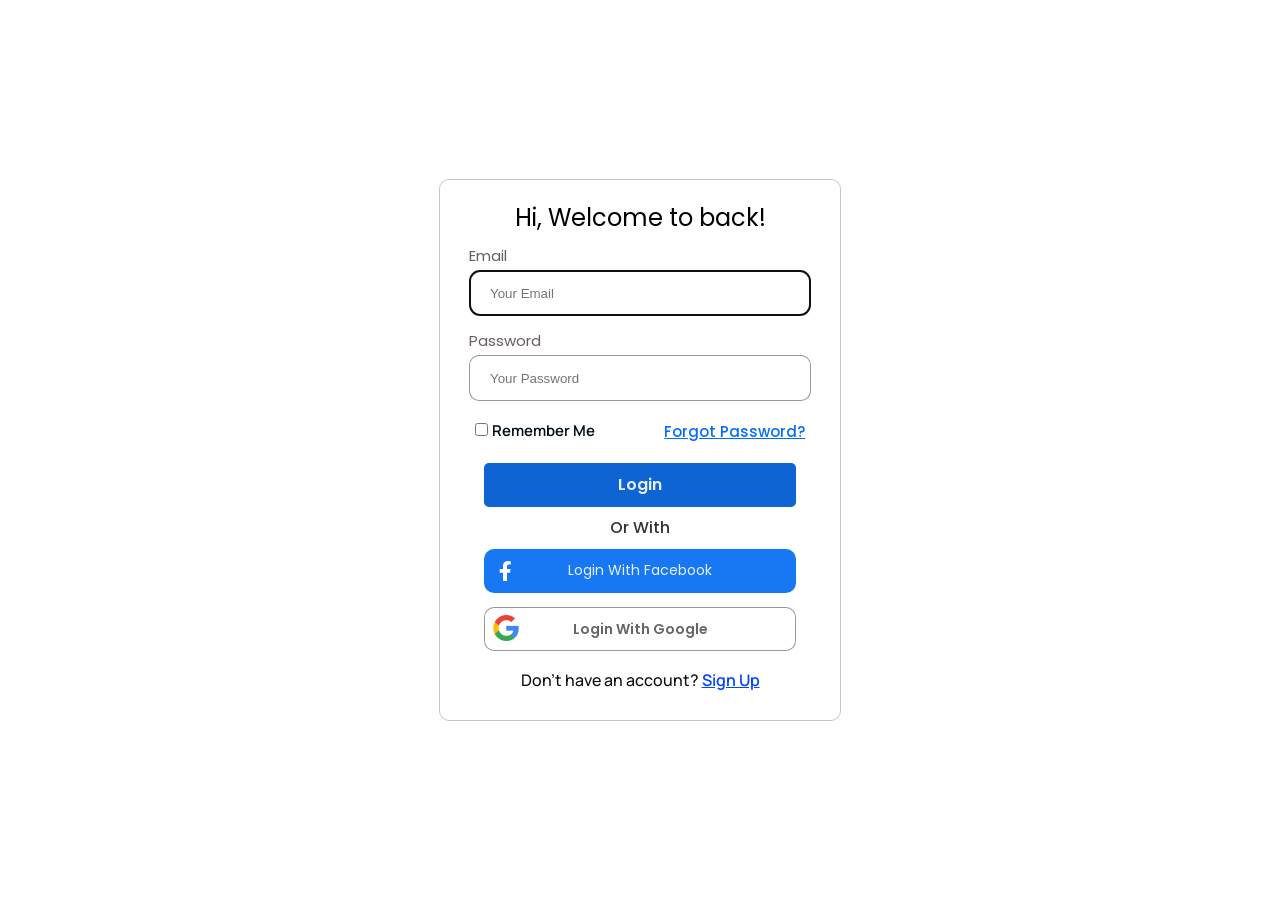
<file: login/index.html>
<!DOCTYPE html>
<html lang="pt-br">
<head>
    <meta charset="UTF-8">
    <meta http-equiv="X-UA-Compatible" content="IE=edge">
    <meta name="viewport" content="width=device-width, initial-scale=1.0">
    <title>Login</title>
    <link rel="stylesheet" href="style.css">
</head>
<body>
    <form>
        <h1>Hi, Welcome to back!</h1>
        <div class="content-1">
            <div class="input">
                <label for="email">Email</label>
                <input type="email" name="email" id="email" class="email" placeholder="Your Email" required autofocus>
            </div>
            <div class="input">
                <label for="password">Password</label>
                <input type="password" name="password" id="password" class="password" placeholder="Your Password" required>
            </div>
            <div class="others">
                <div>
                    <input type="checkbox" name="remember" id="remember" class="remember">
                    <label for="remember">Remember Me</label>
                </div>
                <a href="#">Forgot Password?</a>
            </div>
            <button type="submit" id="button-login" class="button-login">Login</button>
        </div>
        <h2>Or With</h2>
        <div class="content-2">
            <button id="login-facebook" class="login-facebook"><i class="icon-facebook"></i>Login With Facebook</button>
            <button id="login-google" class="login-google"><i class="icon-google"></i>Login With Google</button>
        </div>
        <p>Don't have an account? <a href="#">Sign Up</a></p>
    </form>
</body>
</html>
</file>
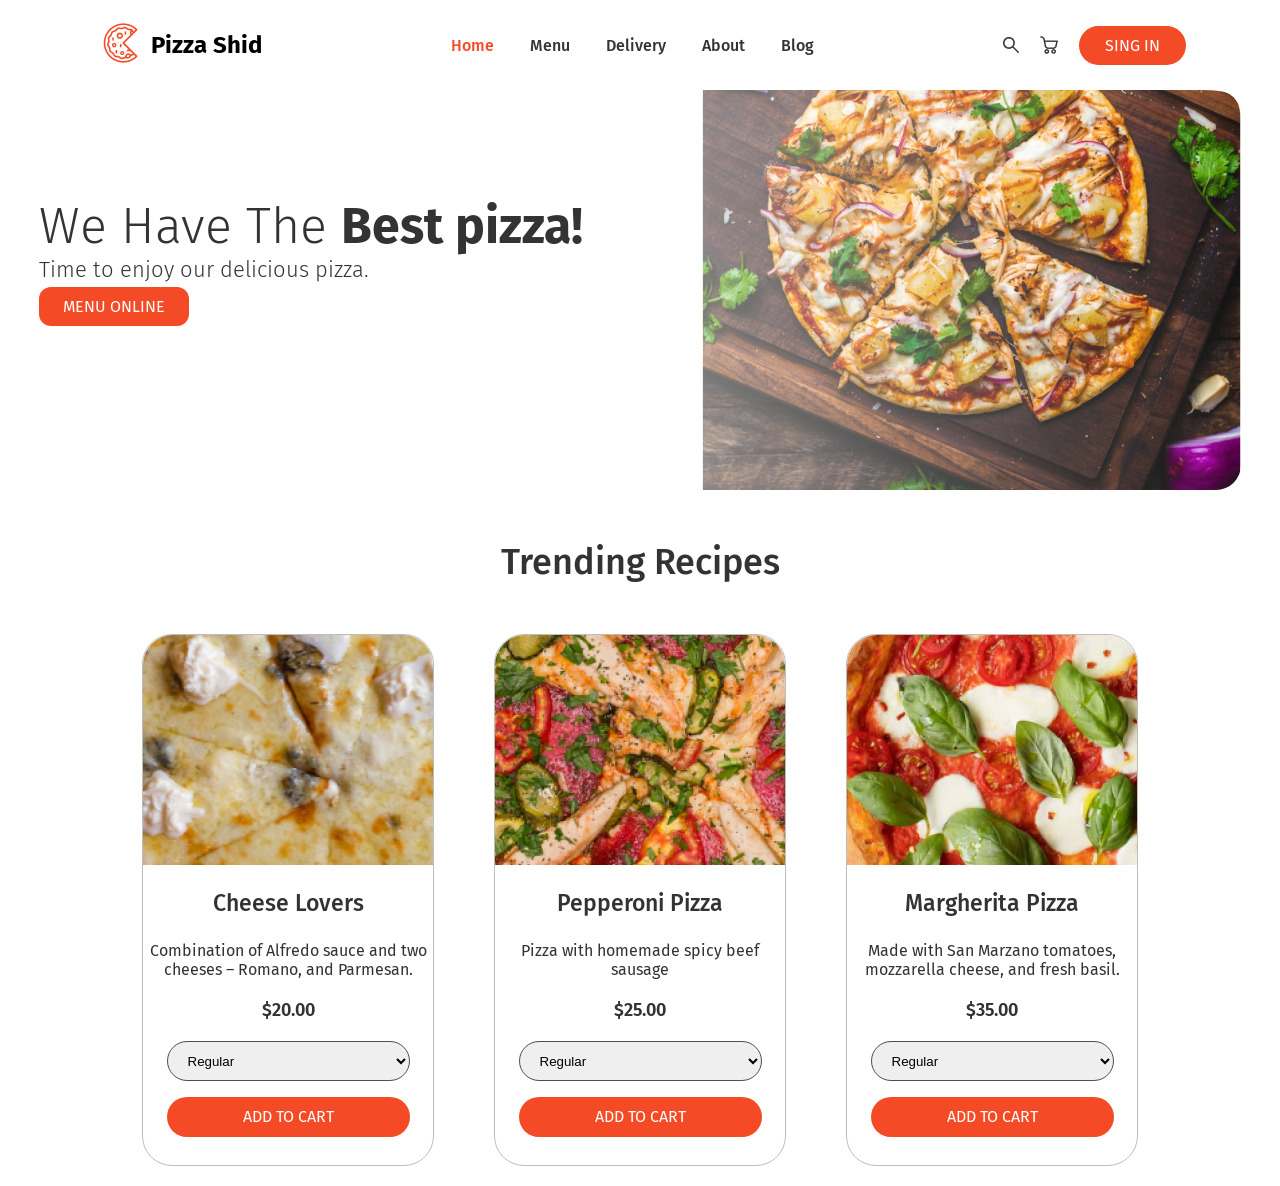
<file: pizza/index.html>
<!DOCTYPE html>
<html lang="pt-br">
<head>
    <meta charset="UTF-8">
    <meta http-equiv="X-UA-Compatible" content="IE=edge">
    <meta name="viewport" content="width=device-width, initial-scale=1.0">
    <title>Pizza Shid</title>
    <link rel="stylesheet" href="./style.css">
    <link rel="shortcut icon" href="./assets/logo/logo.png" type="image/x-icon">
</head>
<body>
    <header>
        <div class="logo">
            <div><img class="logo-img" src="./assets/logo/logo.png" alt="pizza-logo"></div>
            <div><h1 class="logo-text">Pizza Shid</h1></div>
        </div>
        <div class="links">
            <a href="#" style="color: #F44A25;">Home</a>
            <a href="#">Menu</a>
            <a href="#">Delivery</a>
            <a href="#">About</a>
            <a href="#">Blog</a>
        </div>
        <div class="buttons">
            <i class="search-icon"></i>
            <i class="purchases-icon"></i>
            <a class="button-login" href="#">SING IN</a>
        </div>
    </header>
    <main>
        <section class="home">
            <div class="subtitles">
                <h1>We Have The <strong>Best pizza!</strong></h1>
                <p>Time to enjoy our delicious pizza.</p>
                <a href="#">MENU ONLINE</a>
            </div>
            <div class="background"></div>
        </section>
        <section class="menu">
            <div>
                <h1>Trending Recipes</h1>
            </div>
            <div class="items">
                <article>
                    <div class="item one"></div>
                    <h2>Cheese Lovers</h2>
                    <p>Combination of Alfredo sauce and two cheeses – Romano, and Parmesan.</p>
                    <p class="price one">$20.00</p>
                    <select name="" id="">
                        <option value="small">Small</option>
                        <option value="regular" selected>Regular</option>
                        <option value="bigger">Bigger</option>
                    </select>
                    <button>ADD TO CART</button>
                </article>
                <article>
                    <div class="item two"></div>
                    <h2>Pepperoni Pizza</h2>
                    <p>Pizza with homemade spicy beef sausage</p>
                    <p class="price two">$25.00</p>
                    <select name="" id="">
                        <option value="small">Small</option>
                        <option value="regular" selected>Regular</option>
                        <option value="bigger">Bigger</option>
                    </select>
                    <button>ADD TO CART</button>
                </article>
                <article>
                    <div class="item three"></div>
                    <h2>Margherita Pizza</h2>
                    <p>Made with San Marzano tomatoes, mozzarella cheese, and fresh basil.</p>
                    <p class="price three">$35.00</p>
                    <select name="size" id="size">
                        <option value="small">Small</option>
                        <option value="regular" selected>Regular</option>
                        <option value="bigger">Bigger</option>
                    </select>
                    <button>ADD TO CART</button>
                </article>
            </div>
        </section>
    </main>
</body>
</html>
</file>
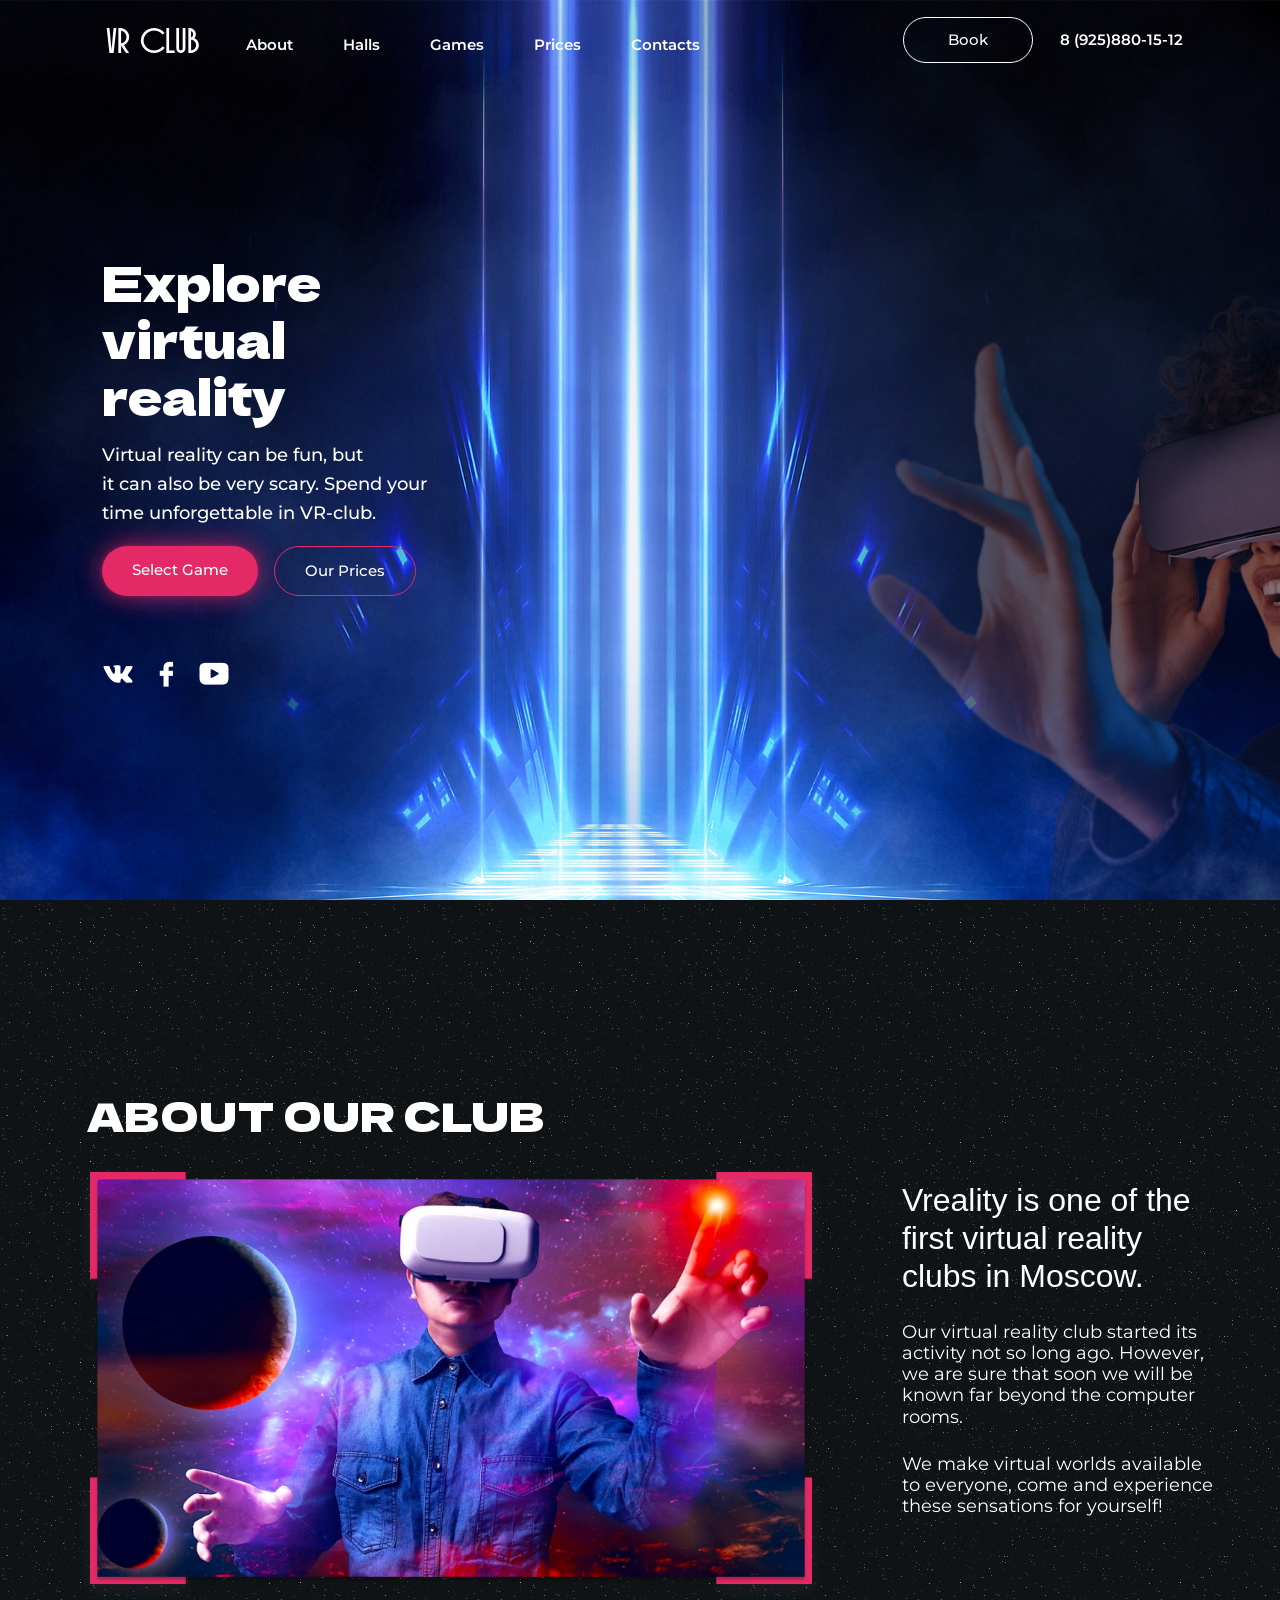
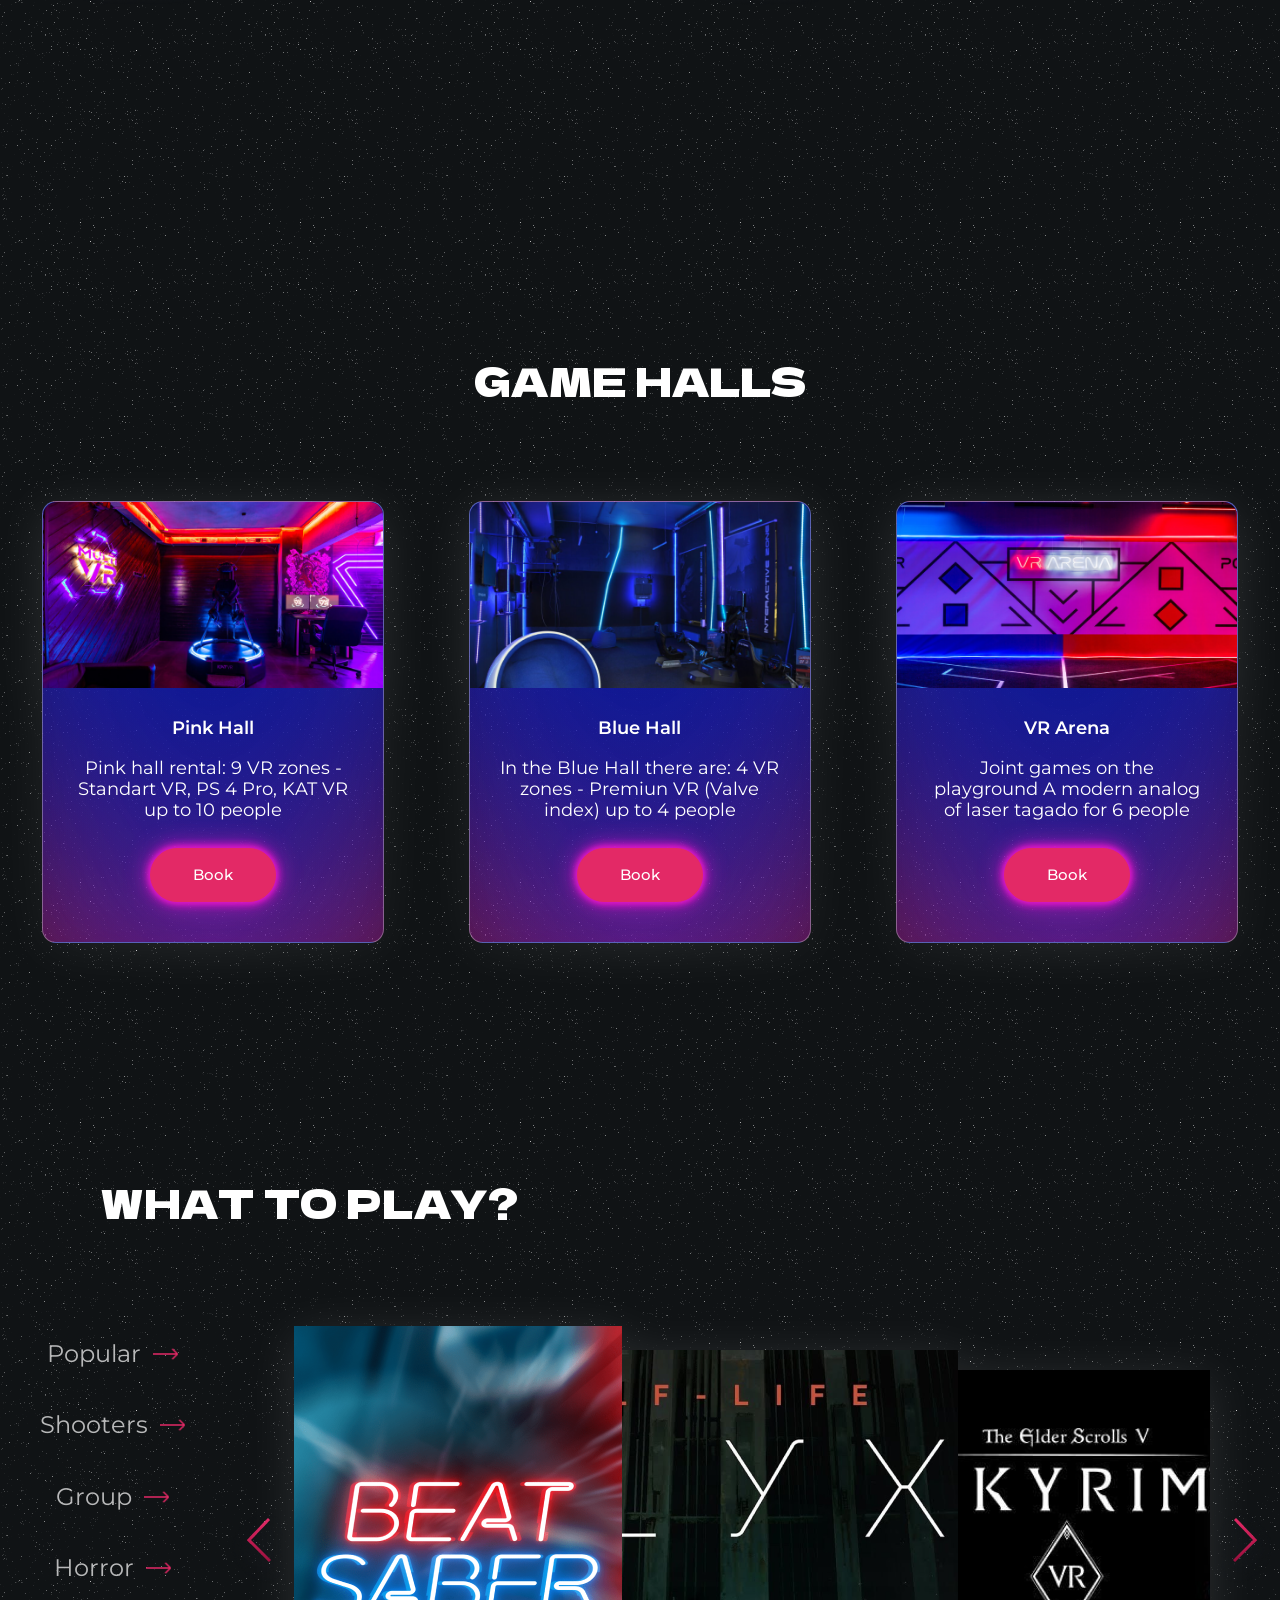
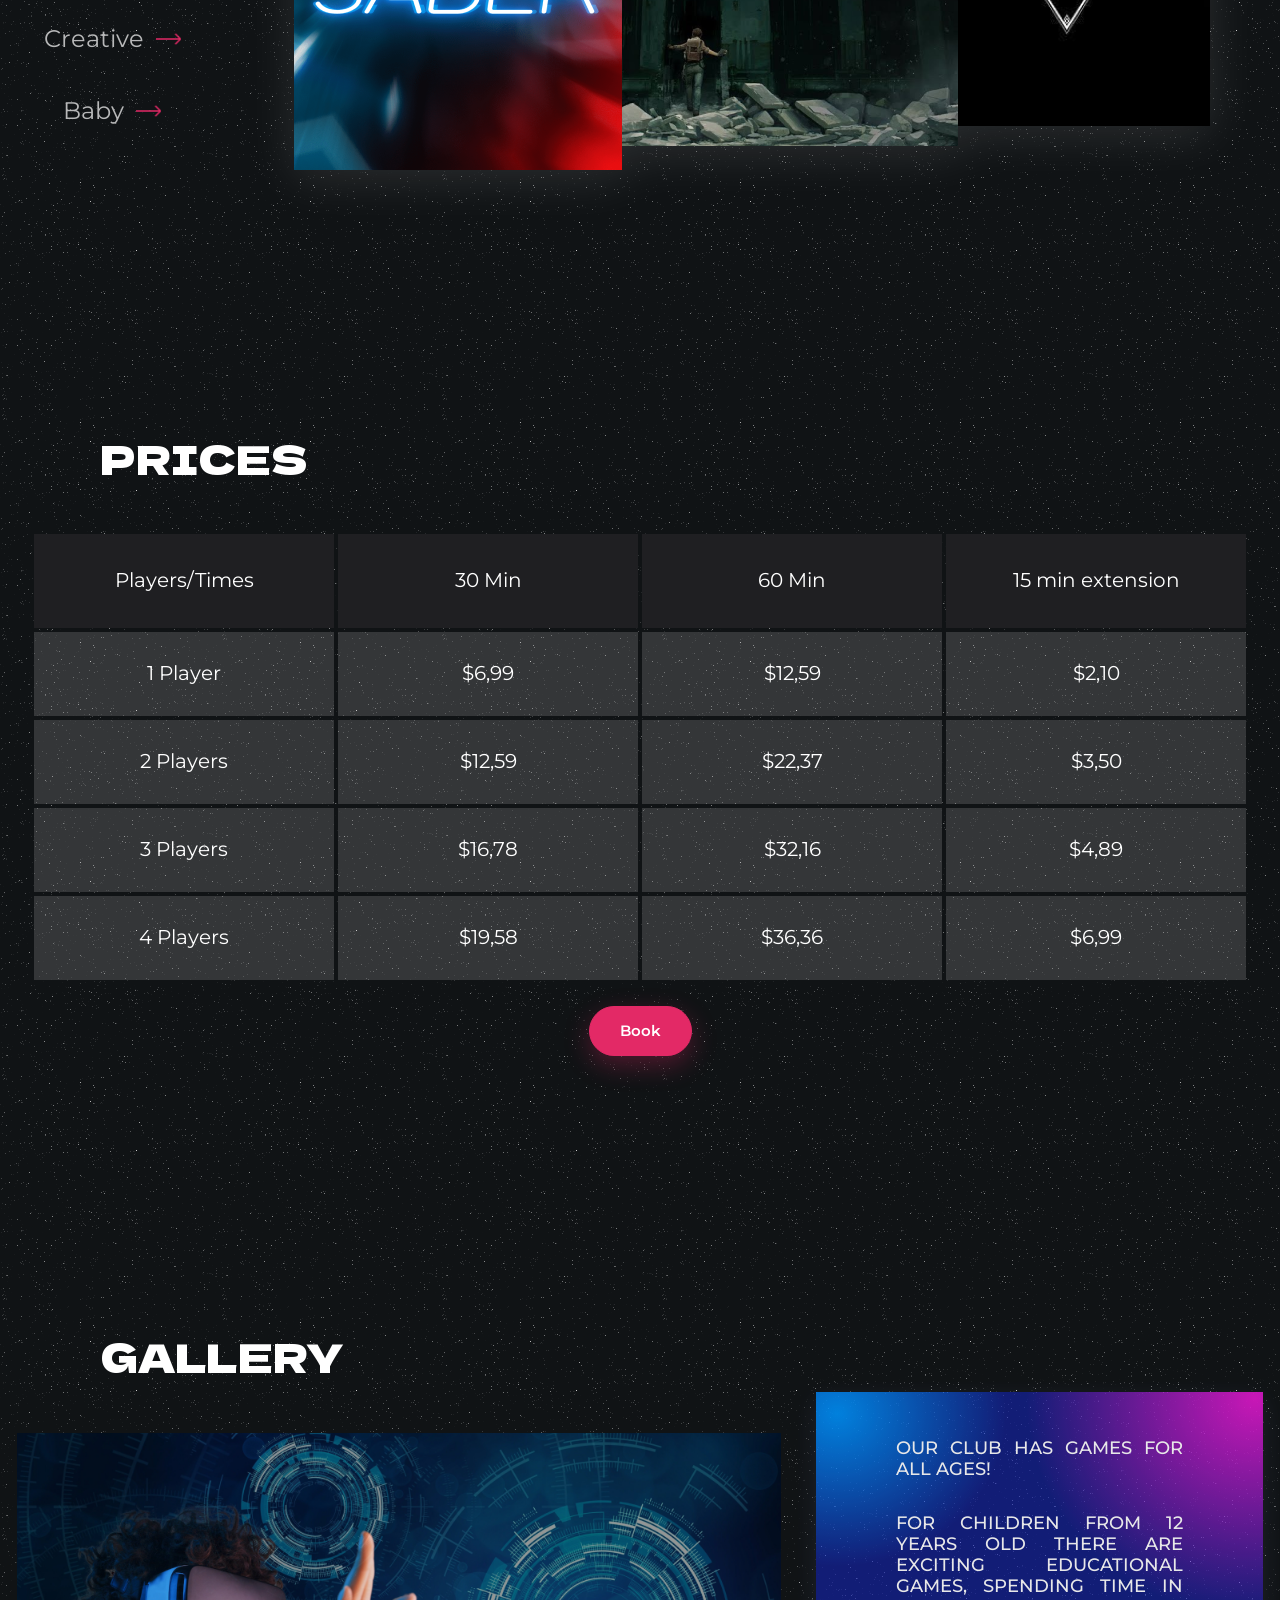
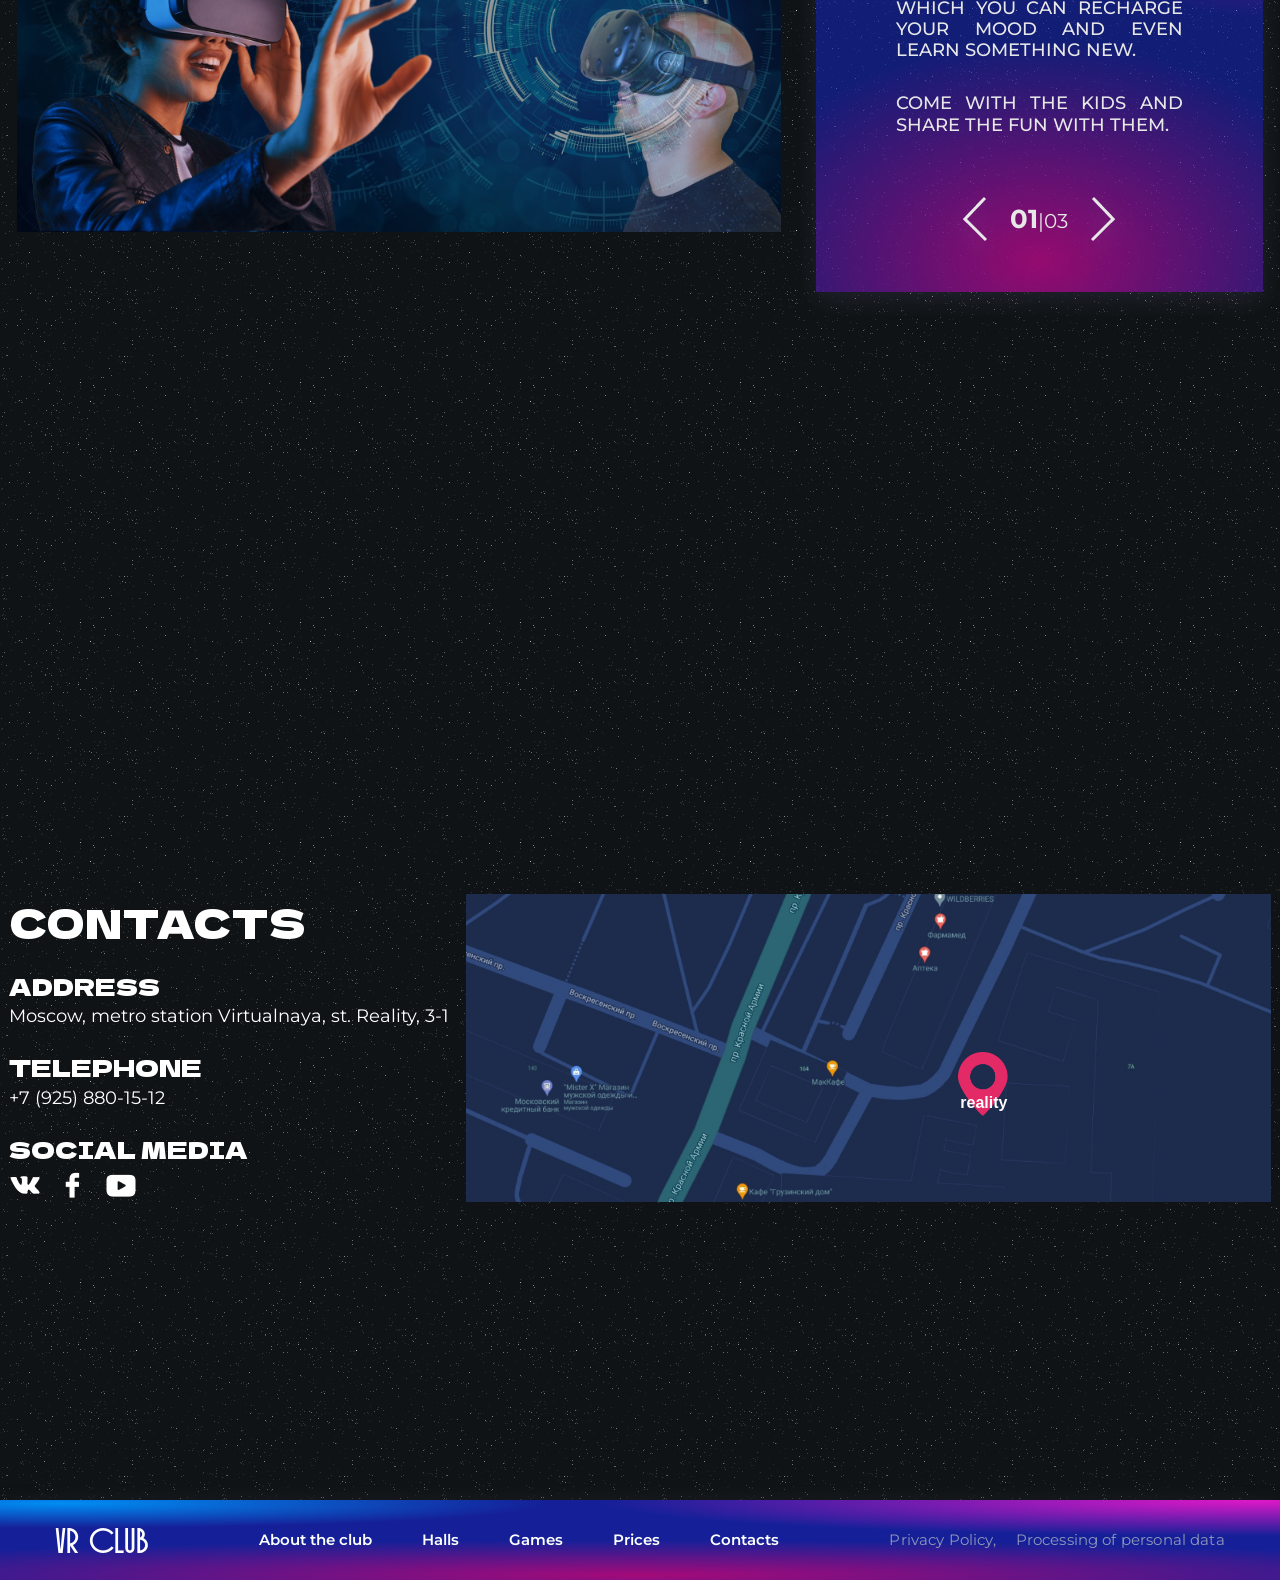
<file: vr-club/index.html>
<!DOCTYPE html>
<html lang="pt-br">
<head>
    <meta charset="UTF-8">
    <meta http-equiv="X-UA-Compatible" content="IE=edge">
    <meta name="viewport" content="width=device-width, initial-scale=1.0">
    <title>VR Club</title>
    <link rel="stylesheet" href="style.css">
</head>
<body>
    <header>
        <div class="container-1">
            <a href="./">VR Club</a>
            <nav>
                <a href="./">About</a>
                <a href="./">Halls</a>
                <a href="./">Games</a>
                <a href="./">Prices</a>
                <a href="./">Contacts</a>
            </nav>
        </div>
        <div class="container-2">
            <a href="./">Book</a>
            <p>8 (925)880-15-12</p>
        </div>
    </header>
    <main>
        <div class="container-1">
            <h1>Explore<br>virtual<br>reality</h1>
            <p>Virtual reality can be fun, but <br>it can also be very scary. Spend your <br>time unforgettable in VR-club.</p>
            <div>
                <a id="select-game" class="select-game" href="./">Select Game</a>
                <a id="select-prices" class="select-prices" href="./">Our Prices</a>
            </div>
        </div>
        <div class="container-2">
            <a href="./" class="icon-vk"></a>
            <a href="./" class="icon-facebook"></a>
            <a href="./" class="icon-youtube"></a>
        </div>
    </main>
    <section class="section-about background">
        <div class="container-1">
            <h1 class="title">About our club</h1>
            <img src="./assets/items/item-1.png" alt="background-main">
        </div>
        <div class="container-2">
            <h2>Vreality is one of the first virtual reality clubs in Moscow.</h2>
            <p>Our virtual reality club started its activity not so long ago. However, we are sure that soon we will be known far beyond the computer rooms.</p>
            <p>We make virtual worlds available to everyone, come and experience these sensations for yourself!</p>
        </div>
    </section>
    <section class="section-games background">
        <div class="title">
            <h1 class="title">Game Halls</h1>
        </div>
        <div class="cards">
            <div class="card">
                <img src="./assets/cards/card-1.png" alt="card-1">
                <h1>Pink Hall</h1>
                <p>Pink hall rental: 9 VR zones - Standart VR, PS 4 Pro, KAT VR up to 10 people</p>
                <a href="./">Book</a>
            </div>
            <div class="card">
                <img src="./assets/cards/card-2.png" alt="card-2">
                <h1>Blue Hall</h1>
                <p>In the Blue Hall there are: 4 VR zones - Premiun VR (Valve index) up to 4 people</p>
                <a href="./">Book</a>
            </div>
            <div class="card">
                <img src="./assets/cards/card-3.png" alt="card-3">
                <h1>VR Arena</h1>
                <p>Joint games on the playground A modern analog of laser tagado for 6 people</p>
                <a href="./">Book</a>
            </div>
        </div>
    </section>
    <section class="section-game-list background">
        <div class="title">
            <h1 class="title">What to play?</h1>
        </div>
        <div class="game-section">
            <div class="genres">
                <div><a href="#">Popular</a><i class="vector-arrow-2"></i></div>
                <div><a href="#">Shooters</a><i class="vector-arrow-2"></i></div>
                <div><a href="#">Group</a><i class="vector-arrow-2"></i></div>
                <div><a href="#">Horror</a><i class="vector-arrow-2"></i></div>
                <div><a href="#">Creative</a><i class="vector-arrow-2"></i></div>
                <div><a href="#">Baby</a><i class="vector-arrow-2"></i></div>
            </div>
            <div class="game-list">
                <div class="container">
                    <div class="arrow left"></div>
                </div>
                <div class="games">
                    <div class="game-1"></div>
                    <div class="game-2"></div>
                    <div class="game-3"></div>
                </div>
                <div class="container">
                    <div class="arrow right"></div>
                </div>
            </div>
        </div>
    </section>
    <section class="section-prices background">
        <div class="title">
            <h1 class="title">Prices</h1>
        </div>
        <div class="table">
            <div class="container-1">
                <div><p>Players/Times</p></div>
                <div><p>30 Min</p></div>
                <div><p>60 Min</p></div>
                <div><p>15 min extension</p></div>
            </div>
            <div class="container-2">
                <div><p>1 Player</p></div>
                <div><p>$6,99</p></div>
                <div><p>$12,59</p></div>
                <div><p>$2,10</p></div>
            </div>
            <div class="container-2">
                <div><p>2 Players</p></div>
                <div><p>$12,59</p></div>
                <div><p>$22,37</p></div>
                <div><p>$3,50</p></div>
            </div>
            <div class="container-2">
                <div><p>3 Players</p></div>
                <div><p>$16,78</p></div>
                <div><p>$32,16</p></div>
                <div><p>$4,89</p></div>
            </div>
            <div class="container-2">
                <div><p>4 Players</p></div>
                <div><p>$19,58</p></div>
                <div><p>$36,36</p></div>
                <div><p>$6,99</p></div>
            </div>
        </div>
        <div class="button">
            <div>Book <i class="arrow-3"></i></div>
        </div>
    </section>
    <section class="section-gallery background">
        <div class="title">
            <h1 class="title">Gallery</h1>
        </div>
        <div class="content">
            <img src="./assets//items/item-2.png" alt="background-item">
            <div>
                <div class="text">
                    <p>Our club has games for all ages!</p>
                    <p>For children from 12 years old there are exciting educational games, spending time in which you can recharge your mood and even learn something new.</p>
                    <p>Come with the kids and share the fun with them.</p>
                </div>
                <div class="interact">
                    <div class="arrow left"></div>
                    <p><strong>01</strong>|03</p>
                    <div class="arrow right"></div>
                </div>
            </div>
        </div>
    </section>
    <section class="section-contact background">
        <div class="container-1">
            <h1 class="title">Contacts</h1>
            <h2>Address</h2>
            <p>Moscow, metro station Virtualnaya, st. Reality, 3-1</p>
            <h2>Telephone</h2>
            <p>+7 (925) 880-15-12</p>
            <h2>Social media</h2>
            <div class="icons">
                <a href="./" class="icon-vk"></a>
                <a href="./" class="icon-facebook"></a>
                <a href="./" class="icon-youtube"></a>
            </div>
        </div>
        <div class="container-2">
            <div class="vector-pointer"><p>reality</p></div>
            <img src="./assets/background/bg-map.png" alt="background-location-map">
        </div>
    </section>
    <footer>
        <div class="bg">
            <div class="container-1">
                <a href="#">VR Club</a>
            </div>
            <nav>
                <a href="#">About the club</a>
                <a href="#">Halls</a>
                <a href="#">Games</a>
                <a href="#">Prices</a>
                <a href="#">Contacts</a>
            </nav>
            <div class="container-2">
                <p>Privacy Policy,</p>
                <p>Processing of personal data</p>
            </div>
        </div>
    </footer>
</body>
</html>

<!-- by Gabriel: https://github.com/gabrielzinx -->
</file>
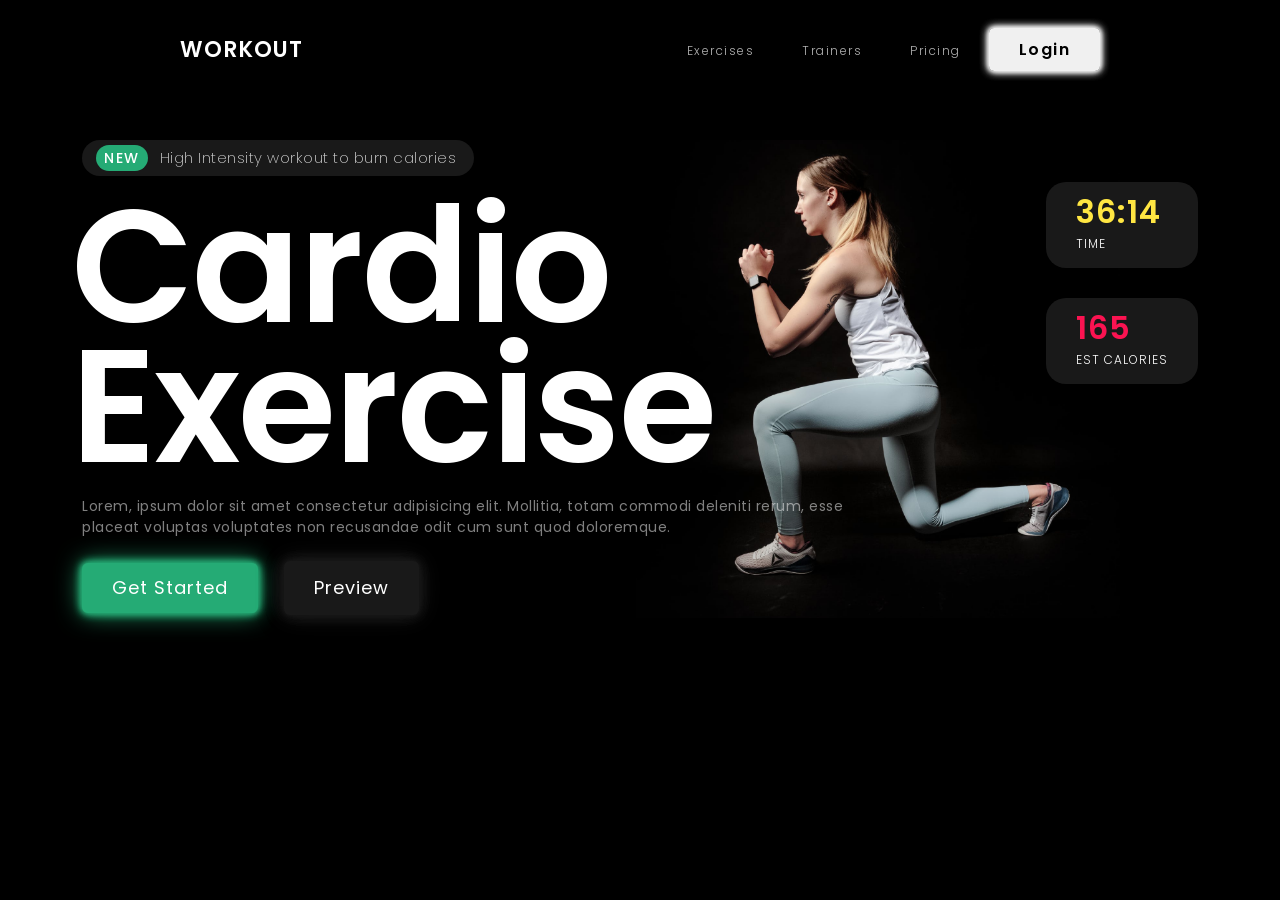
<file: workout/index.html>
<!DOCTYPE html>
<html lang="pt-br">
<head>
    <meta charset="UTF-8">
    <meta http-equiv="X-UA-Compatible" content="IE=edge">
    <meta name="viewport" content="width=device-width, initial-scale=1.0">
    <title>Landing Page</title>
    <link rel="stylesheet" href="style.css">
    <link rel="shortcut icon" href="./assets/favicon.png" type="image/x-icon">
</head>
<body>
    <header>
        <div>
            <a href="/">WORKOUT</a>
        </div>
        <nav>
            <ul>
                <li><a href="#">Exercises</a></li>
                <li><a href="#">Trainers</a></li>
                <li><a href="#">Pricing</a></li>
                <li><a href="/" id="button-login" class="button-login">Login</a></li>
            </ul>
        </nav>
    </header>
    <main>
        <div class="container-1">
            <div class="subtitle">
                <div>NEW</div>
                <p>High Intensity workout to burn calories</p>
            </div>
            <div class="title">
                <h1>Cardio<br>Exercise</h1>
            </div>
            <div>
                <p>Lorem, ipsum dolor sit amet consectetur adipisicing elit. Mollitia, totam commodi deleniti rerum, esse placeat voluptas voluptates non recusandae odit cum sunt quod doloremque.</p>
            </div>
            <div class="buttons">
                <a href="/" id="button-login" class="button-login">Get Started</a>
                <a href="/" id="button-preview" class="button-preview">Preview</a>
            </div>
        </div>
        <div class="container-2">
            <div>
                <p class="text-1" style="color: #FFE642;">36:14</p>
                <p class="text-2">TIME</p>
            </div>
            <div>
                <p class="text-1" style="color: #FB1351;">165</p>
                <p class="text-2">EST CALORIES</p>
            </div>
        </div>
    </main>
</body>
</html>
</file>
<file: login/style.css>
@import url('https://fonts.googleapis.com/css2?family=Poppins:ital,wght@0,100;0,200;0,300;0,400;0,500;0,600;0,700;0,800;0,900;1,100;1,200;1,300;1,400;1,500;1,600;1,700;1,800;1,900&display=swap');
@import url('https://fonts.googleapis.com/css2?family=Manrope:wght@200;300;400;500;600;700;800&display=swap');

* {
    margin: 0;
    padding: 0;
    border: 0;
}

body {
    display: flex;
    justify-content: center;
    align-items: center;
    width: 100%;
    height: 100vh;
}

form {
    display: flex;
    flex-direction: column;
    align-items: center;
    justify-content: space-around;
    border: 1px solid #00000039;
    width: 400px;
    height: 540px;
    border-radius: 10px;
}

form h1 {
    font-family: "Poppins", "Arial", "Helvetica", "Sans-Serif";
    font-style: normal;
    font-weight: 400;
    font-size: 24px;
    line-height: 36px;
    margin: 18px 0px -8px 0px;
}

form .content-1 {
    display: flex;
    flex-direction: column;
    align-items: center;
    width: 400px;
}

form .content-1 .input {
    display: flex;
    flex-direction: column;
}

form .content-1 .input label {
    font-family: "Poppins", "Arial", "Helvetica", "Sans-Serif";
    font-style: normal;
    font-weight: 400;
    font-size: 15px;
    line-height: 21px;
    color: #695C5C;
    margin: 14px 0px 4px 0px;
}

form .content-1 .input input {
    width: 320px;
    height: 44px;
    background: #ffffff14;  
    border: 1px solid #00000066;
    border-radius: 10px;
    margin: 0 auto;
    padding-left: 20px;
}

form .content-1 .others {
    display: flex;
    width: 400px;
    justify-content: space-around;
    margin: 20px 0px;
}

form .content-1 .others div input {
    background-color: #FFFFFF;
    border: 1px solid #CDD1E0;
    border-radius: 5px;
    cursor: pointer;
}

form .content-1 .others div label {
    user-select: none;
    font-family: "Manrope", "Arial", "Helvetica", "Sans-Serif";
    font-style: normal;
    font-weight: 600;
    font-size: 15px;
    line-height: 20px;
    color: #000C14;
    cursor: pointer;
}

form .content-1 .others a {
    font-family: "Poppins", "Arial", "Helvetica", "Sans-Serif";
    font-style: normal;
    font-weight: 500;
    font-size: 15px;
    line-height: 22px;
    color: #006eff;
}

form .content-1 .button-login {
    background-color: #0E64D2;
    font-family: "Poppins", "Arial", "Helvetica", "Sans-Serif";
    font-style: normal;
    font-weight: 600;
    font-size: 16px;
    line-height: 24px;
    width: 312px;
    height: 44px;
    border-radius: 5px;
    color: #ffffffe6;
    cursor: pointer;
}

form h2 {
    font-family: "Poppins", "Arial", "Helvetica", "Sans-Serif";
    font-style: normal;
    font-weight: 500;
    font-size: 16px;
    line-height: 27px;
    color: rgba(0, 0, 0, 0.8);
    margin: 4px 0px;
}

form .content-2 {
    display: flex;
    flex-direction: column;
    gap: 14px;
}

form .content-2 button {
    cursor: pointer;
}

form .content-2 .login-facebook {
    background: #1877F2;
    color: #FFFFFF;
    width: 312px;
    height: 44px;
    border-radius: 10px;
    font-family: "Poppins", "Arial", "Helvetica", "Sans-Serif";
    font-style: normal;
    font-weight: 400;
    font-size: 14px;
    color: #ffffffe6;
}

form .content-2 .login-facebook .icon-facebook {
    display: block;
    position: absolute;
    width: 25px;
    height: 25px;
    margin: -4px 0px 0px 8px;
    background-image: url("./assets/facebook-logo.png");
    background-repeat: no-repeat;
}

form .content-2 .login-google {
    background: #ffffff05;
    border: 1px solid #00000066;
    border-radius: 10px;
    width: 312px;
    height: 44px;
    font-family: "Poppins", "Arial", "Helvetica", "Sans-Serif";
    font-style: normal;
    font-weight: 600;
    font-size: 14px;
    line-height: 24px;
    color: #00000099;
}

form .content-2 .login-google .icon-google {
    display: block;
    position: absolute;
    width: 30px;
    height: 30px;
    margin: -2px 0px 0px 8px;
    background-image: url("./assets/google-logo.png");
    background-repeat: no-repeat;
}

form p {
    font-family: "Manrope", "Arial", "Helvetica", "Sans-Serif";
    font-style: normal;
    font-weight: 500;
    font-size: 16px;
    line-height: 20px;
    color: #0D0E0E;
    margin: 16px 0px 28px 0px;
}

form p a {
    font-family: "Manrope", "Arial", "Helvetica", "Sans-Serif";
    font-weight: 600;
    color: #0044ff;
}

/*
form .inputs > label {
    font-family: "Poppins", "Arial", "Helvetica", "Sans-Serif";
    font-style: normal;
    font-weight: 400;
    font-size: 15px;
    line-height: 21px;
    color: #695C5C;
    margin-left: 30px;
}

form .inputs > input {
    width: 320px;
    height: 44px;
    background: #ffffff14;  
    border: 1px solid #00000066;
    border-radius: 10px;
    margin: 0 auto;
    padding-left: 20px;
}



/*
body {
    display: flex;
    justify-content: center;
    height: 100vh;
}

form {
    display: flex;
    flex-direction: column;
    width: 400px;
    height: 600px;
    border: 1px solid #00000039;
}

form h1 {
    font-family: "Poppins", "Arial", "Helvetica", "Sans-Serif";
    font-style: normal;
    font-weight: 700;
    font-size: 24px;
    line-height: 36px;
}

form .inputs {
    display: flex;
    width: 400px;
    flex-direction: column;
    justify-content: flex-start;
}

form div label {
    font-family: "Poppins", "Arial", "Helvetica", "Sans-Serif";
    font-style: normal;
    font-weight: 400;
    font-size: 14px;
    line-height: 21px;
    color: #695C5C;
}

form div input {
    background: #ffffff14;
    border: 1px solid #00000066;
}
</file>
<file: pizza/style.css>
@import url('https://fonts.googleapis.com/css2?family=Fira+Sans:ital,wght@0,100;0,200;0,300;0,400;0,500;0,600;0,700;0,800;0,900;1,100;1,200;1,300;1,400;1,500;1,600;1,700;1,800&display=swap');

* {
    margin: 0px;
    padding: 0px;
    border: 0px;
}

header {
    display: flex;
    flex-direction: row;
    justify-content: space-around;
    align-items: center;
    height: 90px;
}

header .logo {
    display: flex;
    justify-content: center;
    align-items: center;
}

header .logo-text {
    font-family: "Fira Sans", Arial, Helvetica, sans-serif;
    font-size: 24px;
    font-weight: bold;
    cursor: default;
}

header .links {
    display: flex;
    justify-content: space-around;
    align-items: center;
    gap: 36px;
}

header .links a {
    font-family: "Fira Sans", Arial, Helvetica, sans-serif;
    font-size: 16px;
    font-weight: 500;
    text-decoration: none;
    color: #333333;
}

header .links a:hover {
    text-decoration: underline;
}

header .buttons {
    display: flex;
    justify-content: space-around;
    align-items: center;
    gap: 18px;
}

header .buttons .search-icon {
    content: url("./assets/icons/search-icon.png");
    cursor: pointer;
}

header .buttons .purchases-icon {
    content: url("./assets/icons/purchases-icon.png");
    cursor: pointer;
}

header .buttons .button-login {
    font-family: "Fira Sans", Arial, Helvetica, sans-serif;
    font-size: 16px;
    font-weight: 400;
    text-decoration: none;
    background-color: #F44A25;
    color: #ffffff;
    padding: 10px 26px;
    border-radius: 25px;
}

header .buttons .button-login:hover {
    background-color: #fd2e00;
    transition: 0.8s;
}

main .home {
    display: flex;
    flex-direction: row;
    justify-content: space-around;
    align-items: center;
    padding: 0px 20px;
}

main .home .subtitles {
    margin-bottom: 64px;
}

main .home .subtitles h1 {
    font-family: "Fira Sans", Arial, Helvetica, sans-serif;
    font-size: 50px;
    font-weight: 300;
    color: #333333;
}

main .home .subtitles p {
    font-family: "Fira Sans", Arial, Helvetica, sans-serif;
    font-size: 22px;
    font-weight: 300;
    color: #333333;
    margin-bottom: 12px;
}

main .home .subtitles a {
    font-family: "Fira Sans", Arial, Helvetica, sans-serif;
    font-size: 16px;
    font-weight: 400;
    line-height: 24.8px;
    text-decoration: none;
    color: #FFFFFF;
    background-color: #F44A25;
    border-radius: 12px;
    padding: 10px 24px;
}

main .home .subtitles a:hover {
    background-color: #fd2e00;
    transition: 0.8s;
}

main .home .background {
    background-image: linear-gradient(to right, rgba(255, 255, 255, 0.504), rgba(255, 255, 255, 0)),
    url("./assets/backgrounds/bg.png");
    background-size: cover;
    width: 50%;
    height: 400px;
    border-radius: 25px;
}

main .menu {
    display: flex;
    flex-direction: column;
    justify-content: center;
    align-items: center;
    margin-bottom: 20px;
}

main .menu div h1 {
    font-family: "Fira Sans", Arial, Helvetica, sans-serif;
    font-size: 36px;
    font-weight: 500;
    color: #333333;
    margin: 50px 0px;
}

main .menu .items {
    display: flex;
    flex-direction: row;
    gap: 60px;
}

main .menu .items article {
    display: flex;
    flex-direction: column;
    align-items: center;
    width: 290px;   
    height: 530px;
    border: 0.801676px solid #BDBDBD;
    border-radius: 30px;
}

main .menu .items article .item {
    width: 290px;
    height: 230px;
    border-radius: 30px 30px 0px 0px;
}

main .menu .items article h2 {
    font-family: "Fira Sans", Arial, Helvetica, sans-serif;
    font-size: 23px;
    font-weight: 500;
    color: #333333;
    margin: 24px 0px;
}

main .menu .items article p {
    font-family: "Fira Sans", Arial, Helvetica, sans-serif;
    font-size: 16px;
    font-weight: 400;
    color: #333333;
    text-align: center;
    margin: 0px 5px;
}

main .menu .items article .price {
    font-size: 18px;
    font-weight: 600;
    margin: 20px 0px;
}

main .menu .items article select {
    width: 243px;
    height: 40px;
    padding: 9px 16px 9px 16px;
    border-radius: 25px;
    border: 1px solid #4F4F4F;
}

main .menu .items article select option{
    font-family: "Fira Sans", Arial, Helvetica, sans-serif;
    font-size: 16px;
    font-weight: 400;
    color: #333333;
    padding: 10px 0px;
}

main .menu .items article button {
    width: 243px;
    height: 40px;
    font-family: "Fira Sans", Arial, Helvetica, sans-serif;
    font-size: 16px;
    font-weight: 400;
    text-decoration: none;
    background-color: #F44A25;
    color: #ffffff;
    padding: 10px 24px 11px 24px;
    border-radius: 25px;
    margin: 16px 0px 0px 0px;
}

main .menu .items article .item.one {
    background-image: url("./assets/menu/image-1.png");
}

main .menu .items article .item.two {
    background-image: url("./assets/menu/image-2.png");
}

main .menu .items article .item.three {
    background-image: url("./assets/menu/image-3.png");
}
</file>
<file: vr-club/style.css>
@import url('https://fonts.googleapis.com/css2?family=Montserrat:ital,wght@0,200;0,300;0,400;0,500;0,600;0,700;0,800;0,900;1,100;1,200;1,300;1,400;1,500;1,600;1,700;1,800;1,900&display=swap');
@import url('https://fonts.googleapis.com/css2?family=Dela+Gothic+One&display=swap');

@font-face {
    font-family: "Oks-Free";
    src: url("./assets/font/oks-free.otf");
}

* {
    margin: 0;
    padding: 0;
    border: 0;
}

header {
    display: flex;
    position: absolute;
    width: 100%;
    height: 80px;
    justify-content: space-around;
    align-items: center;
}

header .container-1 {
    display: flex;
    width: 50%;
    justify-content: space-around;
    align-items: center;
}

header .container-1 a {
    font-family: "Oks-Free", "Arial", "Helvetica", "Sans-Serif";
    font-style: normal;
    font-weight: 400;
    font-size: 36px;
    line-height: 160%;
    color: #FFFFFF;
    text-decoration: none;
}

header .container-1 nav {
    display: flex;
    align-items: center;
    margin-top: 10px;
    gap: 50px;
}

header .container-1 nav a {
    font-family: "Montserrat", "Arial", "Helvetica", "Sans-Serif";
    font-style: normal;
    font-weight: 600;
    font-size: 15px;
    line-height: 160%;
    text-decoration: none;
    transition: 0.2s;
    color: #FFFFFF;
}

header .container-1 nav a:hover {
    transform: scale(1.1);
    text-decoration: underline;
}

header .container-2 {
    display: flex;
    width: 24%;
    justify-content: space-around;
    align-items: center;
}

header .container-2 a {
    font-family: "Montserrat", "Arial", "Helvetica", "Sans-Serif";
    font-style: normal;
    font-weight: 500;
    font-size: 15px;
    line-height: 160%;
    color: #FFFFFF;
    padding: 10px 44px;
    border: 1px solid #FFFFFF;
    border-radius: 32px;
    text-decoration: none;
    transition: 0.2s;
}

header .container-2 a:hover {
    font-weight: 800;
    transform: scale(1.06);
    color: #000000ba;
    border: 1px solid #ffffffc5;
    background-color: #ffffffc5;
    box-shadow: 0 0 5px #ffffffc5, 0 0 10px #ffffffc5, 0 0 30px #ffffffc5, 0 0 30px #ffffffc5;
}

header .container-2 p {
    font-family: "Montserrat", "Arial", "Helvetica", "Sans-Serif";
    font-style: normal;
    font-weight: 600;
    font-size: 15px;
    line-height: 160%;
    color: #FFFFFF;
}

main {
    display: flex;
    flex-direction: column;
    justify-content: center;
    background-image: url("./assets/background/bg.png");
    background-repeat: no-repeat;
    background-size: cover;
    background-position-y: bottom;
    height: 100vh;
    padding-left: 8%;
}

main .container-1 {
    display: flex;
    position: absolute;
    margin-bottom: 4%;
    flex-direction: column;
    gap: 18px;
}

main .container-1 h1 {
    font-family: "Dela Gothic One", "Arial", "Helvetica", "Sans-Serif";
    font-style: normal;
    font-weight: 400;
    font-size: 48px;
    line-height: 118%;
    color: #FFFFFF;
}

main .container-1 p {
    font-family: "Montserrat", "Arial", "Helvetica", "Sans-Serif";
    font-style: normal;
    font-weight: 500;
    font-size: 18px;
    line-height: 160%;
    color: #FFFFFF;
}

main .container-1 div {
    display: flex;
    flex-direction: row;
    gap: 16px;
}

main .container-1 div a {
    font-family: "Montserrat", "Arial", "Helvetica", "Sans-Serif";
    font-style: normal;
    font-weight: 500;
    font-size: 15px;
    line-height: 160%;
    text-decoration: none;
    color: #FFFFFF;
}

main .container-1 div .select-game {
    padding: 12px 30px;
    background: #E32966;
    box-shadow: 0 0 5px #E329664D, 0 0 20px #E329664D, 0 0 30px #E329664D, 0 0 30px #E329664D;
    border-radius: 32px;
    transition: 0.2s;
}

main .container-1 div .select-game:hover {
    box-shadow: 0 0 5px #E32966, 0 0 20px #E32966, 0 0 30px #E32966, 0 0 30px #E32966;
    transform: scale(1.1);
}

main .container-1 div .select-prices {
    padding: 12px 30px;
    border: 1.5px solid #E32966;
    border-radius: 32px;
    transition: 0.2s;
}

main .container-1 div .select-prices:hover {
    background: #E32966;
    box-shadow: 0 0 5px #E32966, 0 0 10px #E32966, 0 0 8px #E32966, 0 0 8px #E32966;
    transform: scale(1.08);
}

main .container-2 {
    display: flex;
    margin-top: 38%;
    gap: 16px;
}

.icon-vk {
    display: block;
    width: 32px;
    height: 32px;
    background-image: url("./assets/icons/icon-vk.png");
    background-repeat: no-repeat;
    background-position: center;
}

.icon-facebook {
    display: block;
    width: 32px;
    height: 32px;
    background-image: url("./assets/icons/icon-facebook.png");
    background-repeat: no-repeat;
    background-position: center;
}

.icon-youtube {
    display: block;
    width: 32px;
    height: 32px;
    background-image: url("./assets/icons/icon-youtube.png");
    background-repeat: no-repeat;
    background-position: center;
}

.vector-arrow-2 {
    display: block;
    background-image: url("./assets/vector/arrow-2.png");
    background-repeat: no-repeat;
    background-position: center;
    width: 25px;
}

.vector-arrow-3 {
    display: block;
    background-image: url("./assets/vector/arrow-3.png");
    background-repeat: no-repeat;
    background-position: center;
    width: 30px;
    height: 30px;
}

.arrow {
    background-image: url("./assets/vector/arrow-1.png");
    background-repeat: no-repeat;
    background-position: center;
    width: 70px;
    height: 70px;
    cursor: pointer;
}

.arrow.right {
    background-image: url("./assets/vector/arrow-1.png");
    background-repeat: no-repeat;
    background-position: center;
    width: 70px;
    height: 70px;
    transform: scaleX(-1);
}


.title {
    font-family: "Dela Gothic One", "Arial", "Helvetica", "Sans-Serif";
    font-style: normal;
    font-weight: 400;
    font-size: 40px;
    line-height: 118%;
    text-transform: uppercase;
    color: #FFFFFF;
}

.background {
    display: flex;
    background-image: url("./assets/background/bg-main.png");
    background-repeat: repeat;
    height: 100vh;
}

.section-about {
    flex-direction: row;
    justify-content: space-around;
    align-items: center;
}

.section-about .container-1 {
    display: flex;
    flex-direction: column;
    justify-content: center;
    align-items: center;
    gap: 20px;
}

.section-about .container-1 h1 {
    margin-right: 30%;
}

.section-about .container-1 img {
    display: block;
    width: 84%;
}

.section-about .container-2 {
    display: flex;
    align-items: center;
    justify-content: center;
    flex-direction: column;
    margin-right: 60px;
    width: 28%;
    gap: 26px;
}

.section-about .container-2 h2 {
    font-family: "Oks Free", "Arial", "Helvetica", "Sans-Serif";
    font-style: normal;
    font-weight: 400;
    font-size: 32px;
    line-height: 118%;
    color: #FFFFFF;
}

.section-about .container-2 p {
    font-family: "Montserrat", "Arial", "Helvetica", "Sans-Serif";
    font-style: normal;
    font-weight: 400;
    font-size: 18px;
    line-height: 118%;
    color: #FFFFFF;
}

.section-games {
    flex-direction: column;
    justify-content: center;
    align-items: center;
}

.section-games > .title {
    display: flex;
    height: 16%;
}

.section-games .cards {
    display: flex;
    width: 100%;
    flex-direction: row;
    justify-content: space-around;
    align-items: center;
}

.section-games .cards .card {
    display: flex;
    flex-direction: column;
    align-items: center;
    background-color: #162BED;
    width: 340px;
    height: 440px;
    color: #FFFFFF;
    filter: drop-shadow(0px 8px 24px #ffffff1d);
    background: radial-gradient(ellipse at top, #0c1992, transparent), radial-gradient(circle at top, #0014c5, transparent), radial-gradient(circle at bottom, #dc18c888, transparent);
    border-radius: 14px;
    transition: 0.2s;
    border: 1px solid #ffffff52;
}

.section-games .cards .card:hover {
    transform: scale(1.08);
    filter: drop-shadow(0px 8px 24px #ffffff83);

}

.section-games .cards .card img {
    border-radius: 14px 14px 0px 0px;
    width: 340px;
    height: 185.5px;
}

.section-games .cards .card h1 {
    font-family: "Montserrat", "Arial", "Helvetica", "Sans-Serif";
    font-style: normal;
    font-weight: 600;
    font-size: 18px;
    line-height: 118%;
    margin-top: 30px;
    height: 30px;
}

.section-games .cards .card p {
    font-family: "Montserrat", "Arial", "Helvetica", "Sans-Serif";
    font-style: normal;
    font-weight: 400;
    font-size: 18px;
    line-height: 118%;
    text-align: center;
    margin-top: 10px;
    width: 280px;
    height: 90px;
}

.section-games .cards .card a {
    font-family: "Montserrat", "Arial", "Helvetica", "Sans-Serif";
    font-style: normal;
    font-weight: 500;
    font-size: 15px;
    line-height: 160%;
    text-decoration: none;
    text-align: center;
    background: #E32966;
    border: 1px solid #E32966;
    box-shadow: 0px 9px 26px rgba(227, 41, 102, 0.3);
    border-radius: 32px;
    padding: 14px 42px;
    color: #FFFFFF;
    margin-top: 0px;
    transition: 0.2s;
    box-shadow: 0 0 5px #dc18c8, 0 0 25px #dc18c8, 0 0 10px #dc18c8, 0 0 10px #dc18c8;
}

.section-games .cards .card a:hover {
    transform: scale(1.1);
    box-shadow: 0 0 15px #d93bc9, 0 0 35px #d93bc9, 0 0 40px #d93bc9, 0 0 40px #d93bc9;
}

.section-game-list {
    flex-direction: column;
}

.section-game-list .title {
    display: flex;
    align-items: center;
    height: 24%;
    margin-bottom: 10px;
    margin-left: 4%;
}

.section-game-list .game-section {
    display: flex;
    flex-direction: row;
}

.section-game-list .game-section .genres {
    display: flex;
    flex-direction: column;
    align-items: center;
    width: 40%;
    gap: 43px;
    margin-top: 14px;
}

.section-game-list .game-section .genres div {
    display: flex;
    flex-direction: row;
    gap: 12px;
}

.section-game-list .game-section .genres div a {
    text-decoration: none;
    font-family: "Montserrat", "Arial", "Helvetica", "Sans-Serif";
    font-style: normal;
    font-weight: 400;
    font-size: 24px;
    line-height: 118%;
    color: #FFFFFF;
    opacity: 0.7;
    transition: 0.2s;
}

.section-game-list .game-section .genres div a:hover {
    color: #E32966;
}

.section-game-list .game-section .game-list {
    display: flex;
    justify-content: center;
    align-items: center;
}

.section-game-list .game-section .game-list .container {
    display: flex;
    height: 100%;
    align-items: center;
}

.section-game-list .game-section .game-list .games {
    display: flex;
    align-items: center;
    justify-content: center;
    filter: drop-shadow(0px 8px 24px #ffffff1d);
}

.section-game-list .game-section .game-list .games div {
    transition: 0.2s;
    cursor: pointer;
}


.section-game-list .game-section .game-list .games div:hover {
    filter: drop-shadow(0px 8px 24px #ffffff83);
    transform: scale(1.06);
}

.section-game-list .game-section .game-list .games .game-1 {
    display: flex;
    position: relative;
    width: 328px;
    height: 444px;
    background-image: url("./assets/games/beat-saber.png");
    background-position: center;
    z-index: 3;
}

.section-game-list .game-section .game-list .games .game-2 {
    display: flex;
    position: relative;
    width: 368px;
    height: 396px;
    background-image: url("./assets/games/half-life.png");
    background-position: center;
    background-position: right;
    margin-left: -32px;
    z-index: 2;
}

.section-game-list .game-section .game-list .games .game-3 {
    display: flex;
    position: relative;
    width: 284px;
    height: 356px;
    background-image: url("./assets/games/skyrim.png");
    background-position: center;
    background-position: right;
    margin-left: -32px;
    z-index: 1;
}

.section-prices {
    display: flex;
    flex-direction: column;
}

.section-prices div {
    display: flex;
}

.section-prices .title {
    display: flex;
    align-items: center;
    margin-bottom: 8px;
    height: 14%;
    margin-left: 4%;
}

.section-prices p {
    font-family: "Montserrat", "Arial", "Helvetica", "Sans-Serif";
    font-style: normal;
    font-weight: 400;
    font-size: 20px;
    line-height: 118%;
    color: #FFFFFF;
}

.section-prices .table {
    flex-direction: column;
    gap: 4px;
}

.section-prices .container-1 {
    flex-direction: row;
    justify-content: center;
    gap: 4px;
}

.section-prices .table .container-1 div {
    justify-content: center;
    align-items: center;
    width: 300px;
    height: 94px;
    background: #1F1F22;
    user-select: none;
}

.section-prices .table .container-2 {
    gap: 4px;
}

.section-prices .table .container-2 div {
    background: #C4C4C433;
    width: 300px;
    height: 84px;
    transition: 0.3s;
}

.section-prices .table .container-2 div:hover {
    transform: scale(1.04);
    background-color: #c4c4c485;
}


.section-prices .table div {
    justify-content: center;
    align-items: center;
}

.section-prices .button {
    width: 100%;
    margin-top: 26px;
    justify-content: center;
    align-items: center;
}

.section-prices .button div {
    font-family: "Montserrat", "Arial", "Helvetica", "Sans-Serif";
    font-style: normal;
    font-weight: 600;
    font-size: 15px;
    line-height: 160%;
    color: #FFFFFF;
    padding: 12px 30px;
    background: #E32966;
    border: 1px solid #E32966;
    box-shadow: 0px 9px 26px rgba(227, 41, 102, 0.3);
    border-radius: 32px;
    transition: 0.2s;
    cursor: pointer;
}

.section-prices .button div:hover {
    transform: scale(1.1);
    box-shadow: 0 0 15px #d93bc9, 0 0 35px #d93bc9, 0 0 20px #d93bc9, 0 0 20px #d93bc9;
}

.section-gallery {
    display: flex;
    flex-direction: column;
}

.section-gallery div {
    display: flex;
}

.section-gallery .title {
    align-items: center;
    height: 8%;
    margin-left: 4%;
}

.section-gallery .content {
    justify-content: space-around;
    align-items: center;
}

.section-gallery .content img {
    width: 764px;
    height: 399px;
}

.section-gallery .content > div {
    flex-direction: column;
    align-items: center;
    justify-content: center;
    background: radial-gradient(72.18% 43.92% at 50% 93.92%, #A40A79 0%, #00000000 100%), radial-gradient(37.71% 30.53% at 4.78% 4.31%, #008DF3 0%, #00000000 100%), radial-gradient(51.22% 43.71% at 98.22% 1.22%, #DC18C8 0%, #00000000 100%), #162bed80;
    opacity: 0.9;
    box-shadow: 0px 8px 24px rgba(129, 135, 189, 0.15);
    width: 446.61px;
    height: 500px;
    margin-top: 20px;
}

.section-gallery .content div .text {
    flex-direction: column;
    margin-bottom: 40px;
}

.section-gallery .content div .text p {
    font-family: "Montserrat", "Arial", "Helvetica", "Sans-Serif";
    font-style: normal;
    font-weight: 500;
    font-size: 18px;
    line-height: 118%;
    text-transform: uppercase;
    color: #FFFFFF;
    margin: 16px 80px;
    text-align: justify;
}

.section-gallery .content div .interact {
    flex-direction: row;
    align-items: center;
}

.section-gallery .content div .interact div {
    filter: brightness(100);
    transition: 0.2s;
}

.section-gallery .content div .interact .arrow.left:hover {
    transform: scale(1.1);
}

.section-gallery .content div .interact .arrow.right:hover {
    transform: scale(-1.1, 1.1);
}

.section-gallery .content div .interact p {
    font-family: "Montserrat", "Arial", "Helvetica", "Sans-Serif";
    font-style: normal;
    font-weight: 400;
    font-size: 20px;
    line-height: 160%;
    color: #FFFFFF;
    margin-bottom: 14px;
}

.section-gallery .content div .interact p strong {
    font-size: 26px;
}

.section-contact {
    display: flex;
    justify-content: space-around;
    align-items: center;
}

.section-contact .container-1 {
    display: flex;
    flex-direction: column;
    gap: 26px;
}

.section-contact .container-1 h2 {
    font-family: "Dela Gothic One", "Arial", "Helvetica", "Sans-Serif";
    font-style: normal;
    font-weight: 400;
    font-size: 24px;
    line-height: 118%;
    text-transform: uppercase;
    color: #FFFFFF;
}

.section-contact .container-1 p {
    font-family: "Montserrat", "Arial", "Helvetica", "Sans-Serif";
    font-style: normal;
    font-weight: 400;
    font-size: 18px;
    line-height: 118%;
    color: #FFFFFF;
    margin-top: -20px;
}

.section-contact .container-1 .icons {
    display: flex;
    flex-direction: row;
    margin-top: -20px;
    gap: 16px;
}

.section-contact .container-2 img {
    width: 805px;
}

.section-contact .container-2 .vector-pointer {
    position: absolute;
    background-image: url("./assets/vector/pointer.png");
    background-position: center;
    background-repeat: no-repeat;
    background-size: 54%;
    width: 93.21px;
    height: 119.49px;
    margin-top: 130px;
    margin-left: 470px;
}

.section-contact .container-2 .vector-pointer p {
    font-family: "Oks Free", "Arial", "Helvetica", "Sans-Serif";
    font-style: normal;
    font-weight: 700;
    font-size: 16px;
    line-height: 160%;
    color: #FFFFFF;
    margin-top: 66px;
    margin-left: 24px;
}

footer {
    background-color: #141642;;
}   

footer .bg {
    display: flex;
    background: radial-gradient(72.18% 43.92% at 50% 93.92%, #A40A79 0%, #00000000 100%), radial-gradient(37.71% 30.53% at 4.78% 4.31%, #008DF3 0%, #00000000 100%), radial-gradient(51.22% 43.71% at 98.22% 1.22%, #DC18C8 0%, #00000000 100%), #162bed80;
    box-shadow: 0px 8px 24px #8187bd26;
    height: 80px;
    justify-content: space-around;
    align-items: center;
}

footer .bg .container-1 a {
    font-family: "Oks-Free", "Arial", "Helvetica", "Sans-Serif";
    font-style: normal;
    font-weight: 400;
    font-size: 36px;
    line-height: 160%;
    color: #FFFFFF;
    text-decoration: none;
}

footer .bg nav {
    display: flex;
    gap: 50px;
}

footer .bg nav a {
    font-family: "Montserrat", "Arial", "Helvetica", "Sans-Serif";
    font-style: normal;
    font-weight: 600;
    font-size: 15px;
    line-height: 160%;
    text-decoration: none;
    transition: 0.2s;
    color: #FFFFFF;
}

footer .bg nav a:hover {
    transform: scale(1.1);
    text-decoration: underline;
}

footer .bg .container-2 {
    display: flex;
    gap: 20px;
}

footer .bg .container-2 p {
    font-family: "Montserrat", "Arial", "Helvetica", "Sans-Serif";
    font-style: normal;
    font-weight: 400;
    font-size: 15px;
    line-height: 18px;
    letter-spacing: 0.01em;
    color: #C7C7C7;
    opacity: 0.7;
    cursor: pointer;
}

::-webkit-scrollbar {
    width: 11px;
}

::-webkit-scrollbar-track {
    background: #6a6969;
}

::-webkit-scrollbar-thumb {
    background: #3d3d3d;
}

::-webkit-scrollbar-thumb:hover {
    background: #928e8e;
}

/* by Gabriel: https://github.com/gabrielzinx */
</file>
<file: workout/style.css>
@import url('https://fonts.googleapis.com/css2?family=Poppins:ital,wght@0,100;0,200;0,300;0,400;0,500;0,600;0,700;0,800;0,900;1,100;1,200;1,300;1,400;1,500;1,600;1,700;1,800;1,900&display=swap');

* {
    margin: 0;
    padding: 0;
    border: 0;
}

body {
    background-color: #000000;
    color: white;
}

header {
    display: flex;
    height: 100px;
    justify-content: space-around;
    align-items: center;
    user-select: none;
}

header div a {
    color: #FFFFFF;
    text-decoration: none;
    font-family: 'Poppins', 'Arial', 'Helvetica', 'Sans-Serif';
    font-style: normal;
    font-weight: 600;
    font-size: 22px;
    line-height: 22px;
    letter-spacing: 1px;
    transition: 0.4s;
}

header div a:hover {
    font-size: 26px;
}

header nav {
    display: flex;
}

header nav ul {
    display: flex;
    gap: 16;
} 

header nav ul li {
    list-style: none;
}

header nav ul li a {
    color: #FFFFFF;
    text-decoration: none;
    font-family: "Poppins", "Arial", "Helvetica", "Sans-Serif";
    font-weight: 300;
    font-size: 12px;
    font-style: normal;
    line-height: 12px;
    letter-spacing: 1.5px;
    opacity: 0.7;
    padding: 12px 24px;
    border-radius: 5px;
    transition: 0.2s;
    min-width: 10px;
}

header nav ul li a:hover {
    color: #FFFFFF;
    /* background-color: #ffffffe8; */
    text-decoration: underline;
    font-size: 14px;
    font-weight: 600;
    opacity: 0.95;
    /* border-radius: 5px;
    box-shadow: 0 0 5px white, 0 0 25px white, 0 0 20px white, 0 0 20px white; */
}

header nav ul li .button-login {
    color: #000000;
    background-color: #FFFFFF;
    font-weight: 600;
    font-size: 16px;
    opacity: 0.94;
    padding: 10px 30px;
    border-radius: 5px;
    margin: 0px 0px 0px 4px;
    box-shadow: 0 0 5px white, 0 0 5px white, 0 0 10px white, 0 0 10px white;
}

header nav ul li .button-login:hover {
    font-size: 18px;
    padding: 12px 34px;
    box-shadow: 0 0 5px white, 0 0 25px white, 0 0 40px white, 0 0 40px white;
}

main {
    display: flex;
    justify-content: space-around;
    margin: 40px 0px 0px 0px;
    background-image: url("./assets/image.png");
    background-size: 38%;
    background-repeat: no-repeat;
    background-position: 80%;
}

main .container-1 {
    display: flex;
    flex-direction: column;
    max-width: 800px;
    gap: 20px;
}

main .container-1 .subtitle {
    display: flex;
    width: fit-content;
    height: auto;
    background-color: #191919;
    justify-content: left;
    align-items: center;
    padding: 5px 18px 5px 14px;
    border-radius: 25px;
    gap: 12px;
}

main .container-1 .subtitle div {
    text-align: center;
    color: #FFFFFF;
    background-color: #25AB75;
    font-family: "Poppins", "Arial", "Helvetica", "Sans-Serif";
    font-weight: 500;
    font-size: 14px;
    line-height: 18px;
    letter-spacing: 1.5px;
    border-radius: 25px;
    padding: 4px 8px;
    user-select: none;
}

main .container-1 .subtitle p {
    font-family: "Poppins", "Arial", "Helvetica", "Sans-Serif";
    font-style: normal;
    font-weight: 200;
    font-size: 15px;
    line-height: 18px;
    letter-spacing: 0.5px;
    opacity: 0.8;
}

main .container-1 .title h1 {
    font-family: "Poppins", "Arial", "Helvetica", "Sans-Serif";
    font-style: normal;
    font-weight: 600;
    font-size: 160px;
    line-height: 140px;
    letter-spacing: -2px;
    color: #FFFFFF;
    user-select: none;
    margin-left: -11px;
}

main .container-1 div p {
    font-family: "Poppins", "Arial", "Helvetica", "Sans-Serif";
    font-style: normal;
    font-weight: 400;
    font-size: 14px;
    letter-spacing: 0.5px;
    color: #FFFFFF;
    opacity: 0.5;
}

main .container-1 .buttons {
    display: flex;
    flex-direction: row;
    align-items: center;
    height: 60px;
    user-select: none;
    gap: 26px;
}

main .container-1 .buttons .button-login {
    font-family: "Poppins", "Arial", "Helvetica", "Sans-Serif";
    background-color: #25AB75;
    color: #FFFFFF;
    font-style: normal;
    font-weight: 400;
    font-size: 18px;
    line-height: 22px;
    letter-spacing: 1px;
    text-decoration: none;
    padding: 14px 30px;
    border-radius: 6px;
    transition: 0.2s; 
    box-shadow: 0 0 5px #25AB75, 0 0 25px #25AB75, 0 0 10px #25AB75, 0 0 10px #25AB75;
}

main .container-1 .buttons .button-login:hover {
    font-size: 20px;
    padding: 18px 34px;
    box-shadow: 0 0 5px #25AB75, 0 0 25px #25AB75, 0 0 40px #25AB75, 0 0 40px #25AB75;
}

main .container-1 .buttons .button-preview {
    font-family: "Poppins", "Arial", "Helvetica", "Sans-Serif";
    background-color: #191919;
    color: #FFFFFF;
    font-style: normal;
    font-weight: 400;
    font-size: 18px;
    line-height: 22px;
    letter-spacing: 1px;
    text-decoration: none;
    padding: 16px 30px;
    border-radius: 6px;
    transition: 0.2s; 
    box-shadow: 0 0 5px #191919, 0 0 25px #191919, 0 0 16px #191919, 0 0 16px #191919;
}

main .container-1 .buttons .button-preview:hover {
    font-size: 20px;
    padding: 18px 34px;
    box-shadow: 0 0 5px #191919, 0 0 25px #191919, 0 0 40px #191919, 0 0 40px #191919;
}

main .container-2 {
    display: flex;
    flex-direction: column;
    justify-content: center;
    gap: 30px;
    margin-bottom: 15%;
}

main .container-2 div {
    display: flex;
    flex-direction: column;
    background-color: #191919;
    padding: 14px 30px;
    border-radius: 20px;
    gap: 6px;
}

main .container-2 div .text-1 {
    font-family: "Poppins", "Arial", "Helvetica", "Sans-Serif";
    font-style: normal;
    font-weight: 600;
    font-size: 32px;
    line-height: 32px;
    letter-spacing: 1px;
}

main .container-2 div .text-2 {
    font-family: "Poppins", "Arial", "Helvetica", "Sans-Serif";
    font-style: normal;
    font-weight: 300;
    font-size: 12px;
    line-height: 20px;
    letter-spacing: 1px;
    color: #FFFFFF;
}
</file>
